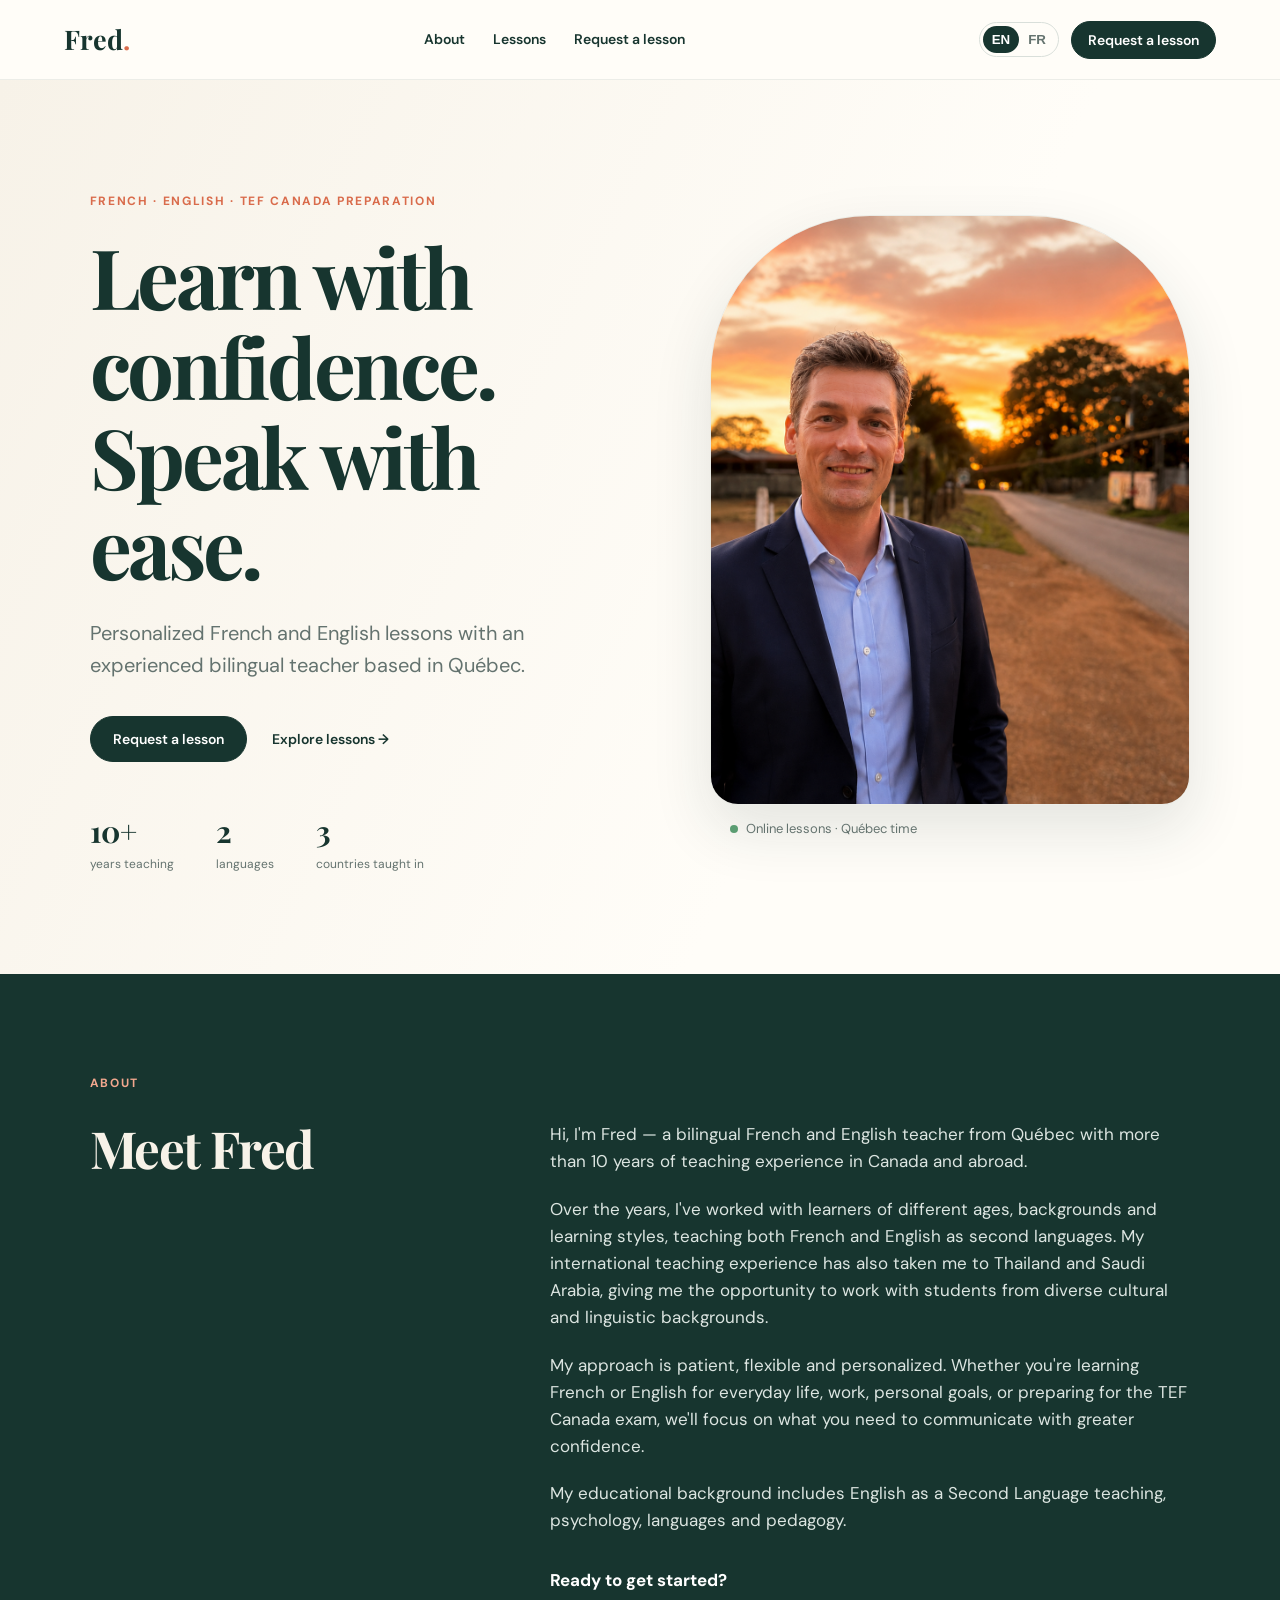
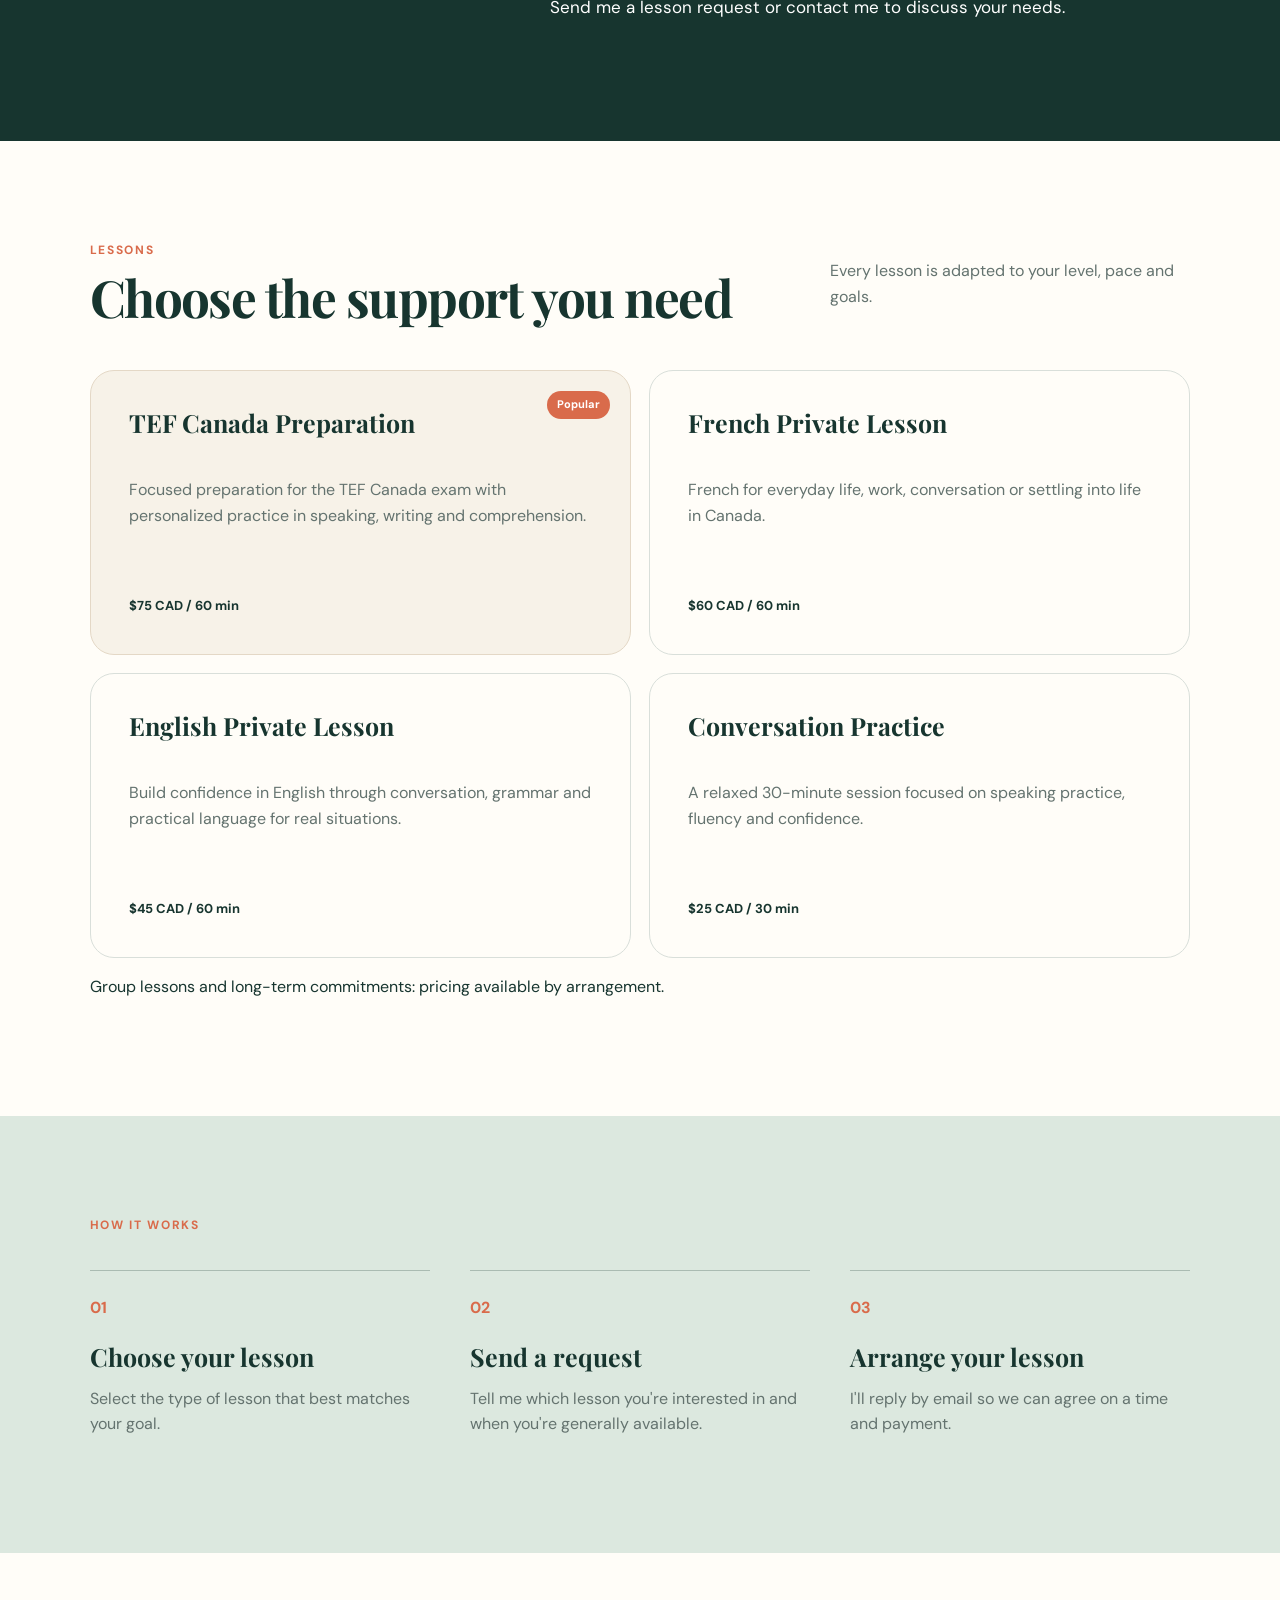
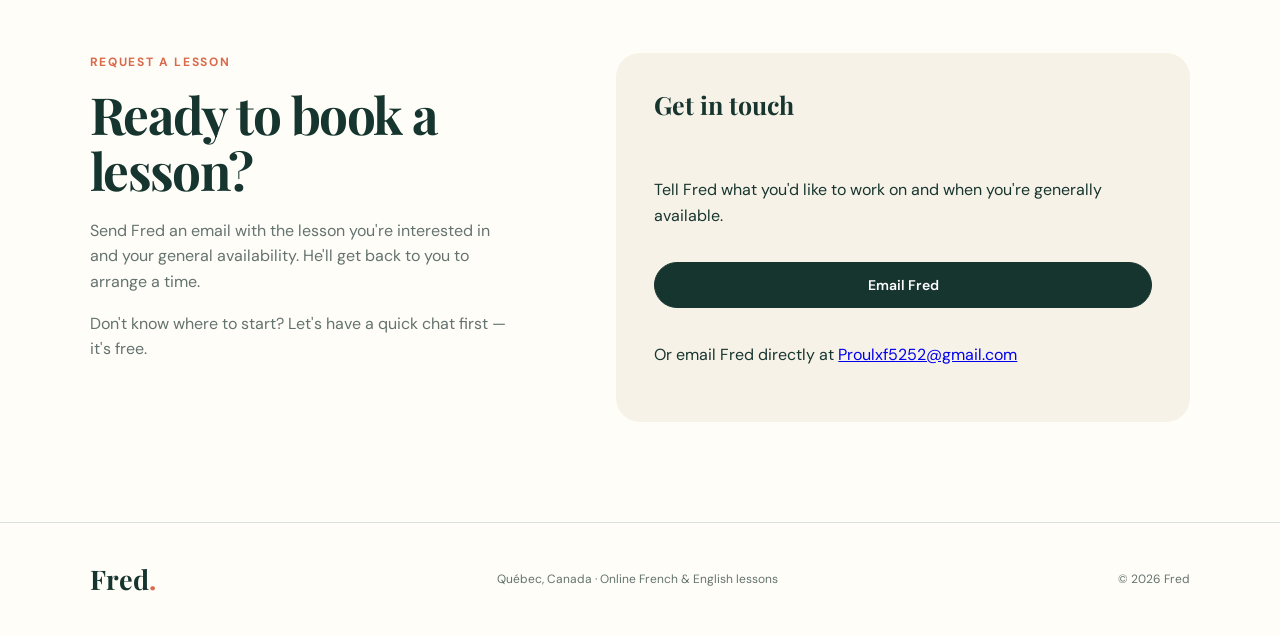
<file: index.html>
<!doctype html>
<html lang="en">
<head>
  <meta charset="utf-8" />
  <meta name="viewport" content="width=device-width, initial-scale=1" />
  <meta name="description" content="Personalized French and English lessons in Québec, including TEF Canada preparation." />
  <title>Fred | French & English Lessons</title>
  <link rel="preconnect" href="https://fonts.googleapis.com"><link rel="preconnect" href="https://fonts.gstatic.com" crossorigin><link href="https://fonts.googleapis.com/css2?family=DM+Sans:wght@400;500;600;700&family=Playfair+Display:wght@600;700&display=swap" rel="stylesheet"><link rel="stylesheet" href="styles.css" />
</head><body>
<header class="site-header"><a class="brand" href="#top">Fred<span>.</span></a><nav class="nav" aria-label="Primary navigation"><a href="#about" data-en="About" data-fr="À propos">About</a><a href="#lessons" data-en="Lessons" data-fr="Cours">Lessons</a><a href="#booking" data-en="Request a lesson" data-fr="Demander un cours">Request a lesson</a></nav><div class="header-actions"><div class="lang-switch"><button class="lang-btn active" data-lang="en">EN</button><button class="lang-btn" data-lang="fr">FR</button></div><a class="btn btn-small" href="#booking" data-en="Request a lesson" data-fr="Demander un cours">Request a lesson</a></div></header>
<main id="top">
<section class="hero section-pad"><div class="hero-copy"><p class="eyebrow editable" data-edit-key="hero-eyebrow" data-en="French · English · TEF Canada Preparation" data-fr="Français · Anglais · Préparation au TEF Canada">French · English · TEF Canada Preparation</p><h1 class="editable" data-edit-key="hero-title" data-en="Learn with confidence. Speak with ease." data-fr="Apprenez avec confiance. Parlez avec aisance.">Learn with confidence. Speak with ease.</h1><p class="hero-text editable" data-edit-key="hero-text" data-en="Personalized French and English lessons with an experienced bilingual teacher based in Québec." data-fr="Des cours personnalisés de français et d'anglais avec un enseignant bilingue expérimenté basé au Québec.">Personalized French and English lessons with an experienced bilingual teacher based in Québec.</p><div class="hero-buttons"><a class="btn" href="#booking" data-en="Request a lesson" data-fr="Demander un cours">Request a lesson</a><a class="text-link" href="#lessons" data-en="Explore lessons →" data-fr="Découvrir les cours →">Explore lessons →</a></div><div class="trust-row"><div><strong>10+</strong><span data-en="years teaching" data-fr="ans d'enseignement">years teaching</span></div><div><strong>2</strong><span data-en="languages" data-fr="langues">languages</span></div><div><strong>3</strong><span data-en="countries taught in" data-fr="pays d'enseignement">countries taught in</span></div></div></div><div class="hero-card"><img class="fred-photo" src="ChatGPT%20Image%20Aug%2019%2C%202026%2C%2003_38_08%20PM.png" alt="Fred" /><div class="hero-card-note"><span class="dot"></span><span data-en="Online lessons · Québec time" data-fr="Cours en ligne · Heure du Québec">Online lessons · Québec time</span></div></div></section>
<section id="about" class="about section-pad"><div class="section-label" data-en="About" data-fr="À propos">About</div><div class="about-grid"><h2 class="editable" data-edit-key="about-title" data-en="Meet Fred" data-fr="À propos de Fred">Meet Fred</h2><div class="about-copy"><p class="editable" data-edit-key="about-1" data-en="Hi, I'm Fred — a bilingual French and English teacher from Québec with more than 10 years of teaching experience in Canada and abroad." data-fr="Bonjour, je m'appelle Fred. Je suis enseignant bilingue de français et d'anglais originaire du Québec et je possède plus de 10 ans d'expérience en enseignement au Canada et à l'étranger.">Hi, I'm Fred — a bilingual French and English teacher from Québec with more than 10 years of teaching experience in Canada and abroad.</p><p class="editable" data-edit-key="about-2" data-en="Over the years, I've worked with learners of different ages, backgrounds and learning styles, teaching both French and English as second languages. My international teaching experience has also taken me to Thailand and Saudi Arabia, giving me the opportunity to work with students from diverse cultural and linguistic backgrounds." data-fr="Au fil des années, j'ai accompagné des apprenants d'âges, de profils et de styles d'apprentissage variés, notamment en français et en anglais langues secondes. Mon parcours m'a également amené à enseigner en Thaïlande et en Arabie saoudite, auprès d'élèves issus de différents contextes culturels et linguistiques.">Over the years, I've worked with learners of different ages, backgrounds and learning styles, teaching both French and English as second languages. My international teaching experience has also taken me to Thailand and Saudi Arabia, giving me the opportunity to work with students from diverse cultural and linguistic backgrounds.</p><p class="editable" data-edit-key="about-3" data-en="My approach is patient, flexible and personalized. Whether you're learning French or English for everyday life, work, personal goals, or preparing for the TEF Canada exam, we'll focus on what you need to communicate with greater confidence." data-fr="Mon approche est patiente, flexible et personnalisée. Que vous souhaitiez améliorer votre français ou votre anglais pour la vie quotidienne, le travail ou un objectif personnel, ou encore vous préparer au TEF Canada, nous travaillerons ensemble en fonction de vos besoins afin de vous aider à communiquer avec plus d'aisance et de confiance.">My approach is patient, flexible and personalized. Whether you're learning French or English for everyday life, work, personal goals, or preparing for the TEF Canada exam, we'll focus on what you need to communicate with greater confidence.</p><p class="editable" data-edit-key="about-4" data-en="My educational background includes English as a Second Language teaching, psychology, languages and pedagogy." data-fr="Ma formation touche notamment l'enseignement de l'anglais langue seconde, la psychologie, les langues et la pédagogie.">My educational background includes English as a Second Language teaching, psychology, languages and pedagogy.</p><p class="about-cta"><strong data-en="Ready to get started?" data-fr="Prêt à commencer ?">Ready to get started?</strong><br><span data-en="Send me a lesson request or contact me to discuss your needs." data-fr="Envoyez-moi une demande de cours ou contactez-moi pour discuter de vos besoins.">Send me a lesson request or contact me to discuss your needs.</span></p></div></div></section>
<section id="lessons" class="lessons section-pad"><div class="section-heading"><div><div class="section-label" data-en="Lessons" data-fr="Cours">Lessons</div><h2 data-en="Choose the support you need" data-fr="Choisissez l'accompagnement dont vous avez besoin">Choose the support you need</h2></div><p data-en="Every lesson is adapted to your level, pace and goals." data-fr="Chaque cours est adapté à votre niveau, à votre rythme et à vos objectifs.">Every lesson is adapted to your level, pace and goals.</p></div><div class="cards"><article class="lesson-card featured"><div class="card-tag" data-en="Popular" data-fr="Populaire">Popular</div><h3 class="editable" data-edit-key="tef-title" data-en="TEF Canada Preparation" data-fr="Préparation au TEF Canada">TEF Canada Preparation</h3><p class="editable" data-edit-key="tef-text" data-en="Focused preparation for the TEF Canada exam with personalized practice in speaking, writing and comprehension." data-fr="Une préparation ciblée au TEF Canada avec des exercices personnalisés en expression orale, écrite et en compréhension.">Focused preparation for the TEF Canada exam with personalized practice in speaking, writing and comprehension.</p><span class="price editable" data-edit-key="tef-price" data-en="$75 CAD / 60 min" data-fr="75 $ CAD / 60 min">$75 CAD / 60 min</span></article><article class="lesson-card"><h3 class="editable" data-edit-key="fr-title" data-en="French Private Lesson" data-fr="Cours privé de français">French Private Lesson</h3><p class="editable" data-edit-key="fr-text" data-en="French for everyday life, work, conversation or settling into life in Canada." data-fr="Le français pour la vie quotidienne, le travail, la conversation ou votre installation au Canada.">French for everyday life, work, conversation or settling into life in Canada.</p><span class="price editable" data-edit-key="fr-price" data-en="$60 CAD / 60 min" data-fr="60 $ CAD / 60 min">$60 CAD / 60 min</span></article><article class="lesson-card"><h3 class="editable" data-edit-key="en-title" data-en="English Private Lesson" data-fr="Cours privé d'anglais">English Private Lesson</h3><p class="editable" data-edit-key="en-text" data-en="Build confidence in English through conversation, grammar and practical language for real situations." data-fr="Développez votre confiance en anglais grâce à la conversation, à la grammaire et à une langue pratique adaptée aux situations réelles.">Build confidence in English through conversation, grammar and practical language for real situations.</p><span class="price editable" data-edit-key="en-price" data-en="$45 CAD / 60 min" data-fr="45 $ CAD / 60 min">$45 CAD / 60 min</span></article><article class="lesson-card"><h3 class="editable" data-edit-key="conversation-title" data-en="Conversation Practice" data-fr="Pratique de conversation">Conversation Practice</h3><p class="editable" data-edit-key="conversation-text" data-en="A relaxed 30-minute session focused on speaking practice, fluency and confidence." data-fr="Une séance détendue de 30 minutes axée sur la pratique orale, la fluidité et la confiance.">A relaxed 30-minute session focused on speaking practice, fluency and confidence.</p><span class="price editable" data-edit-key="conversation-price" data-en="$25 CAD / 30 min" data-fr="25 $ CAD / 30 min">$25 CAD / 30 min</span></article></div><p class="editable" data-edit-key="custom-pricing" data-en="Group lessons and long-term commitments: pricing available by arrangement." data-fr="Cours en groupe et engagements à long terme : tarif sur demande.">Group lessons and long-term commitments: pricing available by arrangement.</p></section>
<section class="process section-pad"><div class="section-label" data-en="How it works" data-fr="Comment ça fonctionne">How it works</div><div class="steps"><div><span>01</span><h3 data-en="Choose your lesson" data-fr="Choisissez votre cours">Choose your lesson</h3><p data-en="Select the type of lesson that best matches your goal." data-fr="Sélectionnez le type de cours qui correspond le mieux à votre objectif.">Select the type of lesson that best matches your goal.</p></div><div><span>02</span><h3 data-en="Send a request" data-fr="Envoyez une demande">Send a request</h3><p data-en="Tell me which lesson you're interested in and when you're generally available." data-fr="Indiquez-moi le cours qui vous intéresse et vos disponibilités générales.">Tell me which lesson you're interested in and when you're generally available.</p></div><div><span>03</span><h3 data-en="Arrange your lesson" data-fr="Organisez votre cours">Arrange your lesson</h3><p data-en="I'll reply by email so we can agree on a time and payment." data-fr="Je vous répondrai par courriel afin de convenir ensemble de l'heure et du paiement.">I'll reply by email so we can agree on a time and payment.</p></div></div></section>
<section id="booking" class="booking section-pad"><div class="booking-copy"><div class="section-label" data-en="Request a lesson" data-fr="Demander un cours">Request a lesson</div><h2 data-en="Ready to book a lesson?" data-fr="Prêt à réserver un cours ?">Ready to book a lesson?</h2><p data-en="Send Fred an email with the lesson you're interested in and your general availability. He'll get back to you to arrange a time." data-fr="Envoyez un courriel à Fred en indiquant le cours qui vous intéresse et vos disponibilités générales. Il vous répondra afin de convenir d'un moment.">Send Fred an email with the lesson you're interested in and your general availability. He'll get back to you to arrange a time.</p><p class="editable" data-edit-key="free-chat" data-en="Don't know where to start? Let's have a quick chat first — it's free." data-fr="Vous ne savez pas par où commencer ? Échangeons quelques minutes — c'est gratuit.">Don't know where to start? Let's have a quick chat first — it's free.</p></div><div class="booking-form"><h3 data-en="Get in touch" data-fr="Contactez Fred">Get in touch</h3><p data-en="Tell Fred what you'd like to work on and when you're generally available." data-fr="Indiquez à Fred ce que vous souhaitez travailler et vos disponibilités générales.">Tell Fred what you'd like to work on and when you're generally available.</p><a class="btn" href="mailto:Proulxf5252@gmail.com?subject=Lesson%20request" data-en="Email Fred" data-fr="Écrire à Fred">Email Fred</a><p><span data-en="Or email Fred directly at " data-fr="Ou écrivez directement à Fred à ">Or email Fred directly at </span><a href="mailto:Proulxf5252@gmail.com">Proulxf5252@gmail.com</a></p></div></section>
</main><footer><a class="brand" href="#top">Fred<span>.</span></a><p>Québec, Canada · <span data-en="Online French & English lessons" data-fr="Cours de français et d'anglais en ligne">Online French & English lessons</span></p><p>© <span id="year"></span> Fred</p></footer><script src="script.js"></script></body></html>
</file>
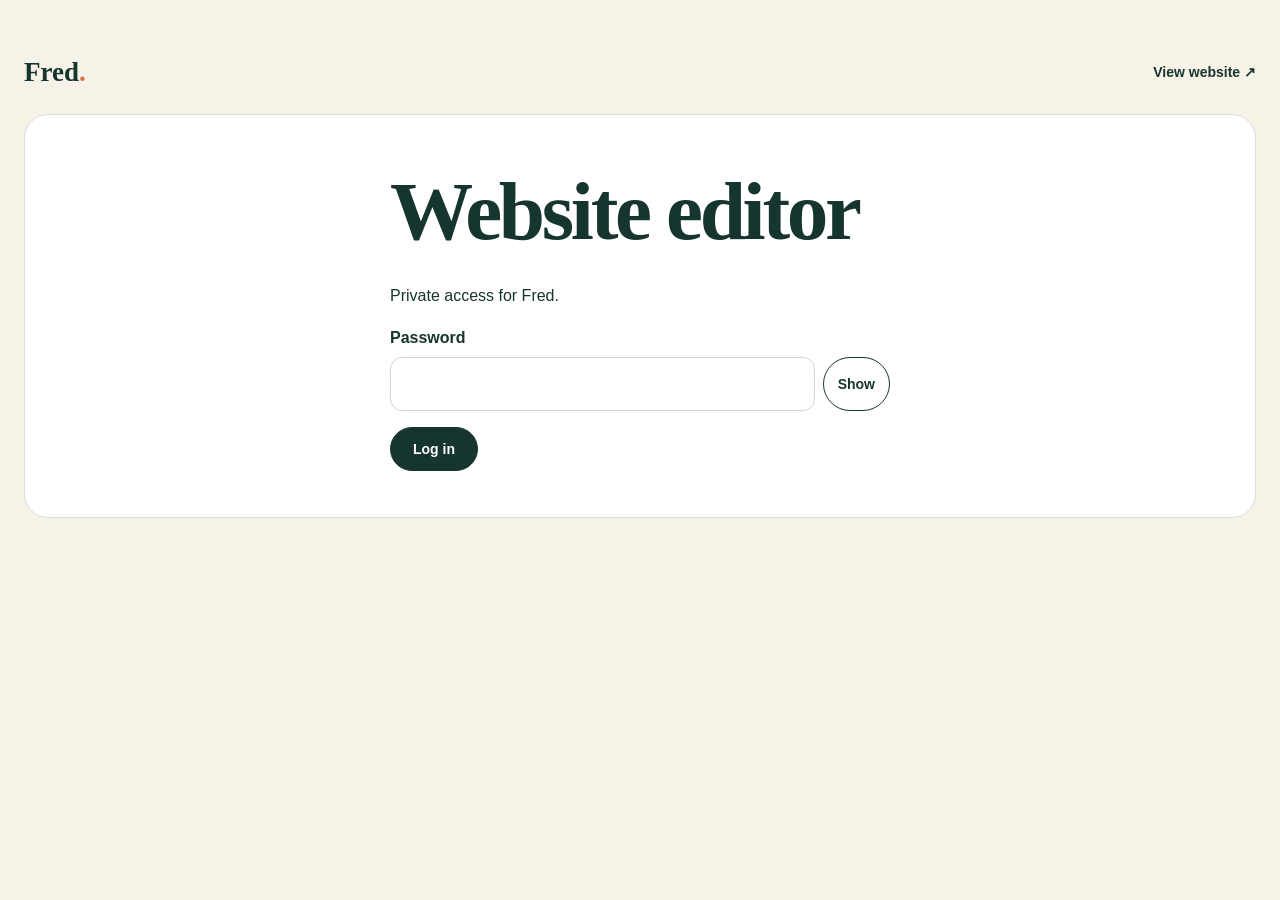
<file: admin/index.html>
<!doctype html><html lang="en"><head><meta charset="utf-8"><meta name="viewport" content="width=device-width,initial-scale=1"><title>Fred | Admin</title><link rel="stylesheet" href="/styles.css"><style>
body{background:#f7f2e8}.admin{max-width:1280px;margin:3vh auto;padding:24px}.panel{background:#fff;padding:32px;border-radius:24px;border:1px solid #d9dfda}.hidden{display:none}.topbar{display:flex;justify-content:space-between;align-items:center;margin-bottom:20px}.loginbox{max-width:500px;margin:auto}.admin label{display:grid;gap:7px;font-weight:700}.admin input,.admin textarea{padding:13px;border:1px solid #cfd8d2;border-radius:12px;font:inherit;width:100%;box-sizing:border-box}.admin textarea{min-height:110px;resize:vertical}.tabs{display:flex;gap:8px;flex-wrap:wrap;margin:22px 0}.tab{border:1px solid #cfd8d2;background:#fff;border-radius:999px;padding:9px 15px;cursor:pointer;font:inherit;font-weight:700}.tab.active{background:#17352f;color:#fff}.workspace{display:grid;grid-template-columns:minmax(0,1fr) minmax(380px,.9fr);gap:24px;align-items:start}.edit-section{display:none}.edit-section.active{display:block}.field-card{background:#faf8f3;border:1px solid #e4e7e4;border-radius:18px;padding:18px;margin:0 0 14px}.field-card h3{margin:0 0 12px}.field-pair{display:grid;grid-template-columns:1fr 1fr;gap:12px}.lang{font-size:12px;text-transform:uppercase;letter-spacing:.08em;opacity:.65}.preview-wrap{position:sticky;top:18px;border:1px solid #d9dfda;border-radius:20px;overflow:hidden;background:#fff}.preview-head{padding:12px 14px;background:#faf8f3;display:flex;justify-content:space-between;align-items:center}.preview-lang{display:flex;gap:6px}.preview-lang button{border:1px solid #cfd8d2;background:#fff;border-radius:999px;padding:6px 10px;cursor:pointer}.preview-lang button.active{background:#17352f;color:#fff}.preview-frame{width:100%;height:650px;border:0;display:block}.savebar{position:sticky;bottom:10px;background:rgba(255,255,255,.96);border:1px solid #d9dfda;border-radius:18px;padding:12px 14px;margin-top:16px;display:flex;align-items:center;justify-content:space-between;gap:12px;box-shadow:0 8px 25px rgba(0,0,0,.08);z-index:3}.hint{font-size:14px;opacity:.7;margin:0}.status{margin:14px 0;font-weight:700}.dirty{font-size:13px;color:#7a5b16}@media(max-width:900px){.workspace{grid-template-columns:1fr}.preview-wrap{position:relative;top:auto;order:-1}.preview-frame{height:480px}}@media(max-width:650px){.admin{padding:12px}.panel{padding:18px}.field-pair{grid-template-columns:1fr}.preview-frame{height:390px}.savebar{flex-direction:column;align-items:stretch}.savebar .btn{width:100%}}</style></head><body><main class="admin"><div class="topbar"><a class="brand" href="/">Fred<span>.</span></a><a class="text-link" href="/" target="_blank">View website ↗</a></div><div class="panel"><section id="login" class="loginbox"><h1>Website editor</h1><p>Private access for Fred.</p><form id="login-form"><label>Password<div style="display:flex;gap:8px"><input id="password" type="password" required autocomplete="current-password" style="flex:1"><button id="show-password" type="button" class="btn btn-outline" style="padding:10px 14px">Show</button></div></label><button class="btn" style="margin-top:16px">Log in</button></form></section><section id="editor" class="hidden"><h1>Edit website</h1><p>Choose a section, edit English or French, and check the preview before publishing.</p><div class="tabs" id="tabs"></div><form id="content-form"><div class="workspace"><div id="fields"></div><aside class="preview-wrap"><div class="preview-head"><strong>Preview</strong><div class="preview-lang"><button type="button" id="preview-en" class="active">EN</button><button type="button" id="preview-fr">FR</button></div></div><iframe id="preview-frame" class="preview-frame" src="/" title="Website preview"></iframe></aside></div><div class="savebar"><div><strong id="save-title">No unpublished changes</strong><p class="hint">Nothing goes live until you publish.</p></div><button class="btn" id="publish-btn" type="submit">Save & Publish</button></div></form></section><p id="status" class="status"></p></div></main><script>document.getElementById("show-password").addEventListener("click",function(){const p=document.getElementById("password"),show=p.type==="password";p.type=show?"text":"password";this.textContent=show?"Hide":"Show"});</script><script src="/admin/admin.js"></script></body></html>
</file>
<file: styles.css>
:root{--ink:#17352f;--cream:#f7f2e8;--paper:#fffdf8;--sage:#dce8df;--accent:#d96b4b;--muted:#64736f;--line:#d9dfda;--white:#fff;--radius:24px}*{box-sizing:border-box}html{scroll-behavior:smooth}body{margin:0;background:var(--paper);color:var(--ink);font-family:'DM Sans',sans-serif;line-height:1.6}.site-header{position:sticky;top:0;z-index:10;display:flex;align-items:center;justify-content:space-between;padding:18px clamp(24px,5vw,80px);background:rgba(255,253,248,.94);backdrop-filter:blur(12px);border-bottom:1px solid rgba(23,53,47,.08)}.brand{font-family:'Playfair Display',serif;font-size:27px;font-weight:700;text-decoration:none;color:var(--ink)}.brand span{color:var(--accent)}.nav{display:flex;gap:28px}.nav a,.text-link{color:var(--ink);text-decoration:none;font-weight:600;font-size:14px}.nav a:hover,.text-link:hover{color:var(--accent)}.header-actions{display:flex;align-items:center;gap:12px}.lang-switch{display:flex;border:1px solid var(--line);border-radius:999px;padding:3px}.lang-btn{border:0;background:transparent;padding:6px 9px;border-radius:999px;font-weight:700;color:var(--muted);cursor:pointer}.lang-btn.active{background:var(--ink);color:#fff}.edit-toggle{border:1px solid var(--line);background:#fff;border-radius:999px;padding:8px 12px;font:700 12px 'DM Sans',sans-serif;color:var(--ink);cursor:pointer}.edit-toggle.active{background:#fff0e9;border-color:var(--accent);color:#9f4229}.edit-bar{position:sticky;top:76px;z-index:9;padding:10px clamp(24px,5vw,80px);background:#fff0e9;border-bottom:1px solid #f0c8ba;font-size:12px;display:flex;justify-content:space-between;align-items:center;gap:20px}.edit-bar[hidden]{display:none}.edit-bar button{border:0;background:transparent;text-decoration:underline;font:700 12px 'DM Sans',sans-serif;cursor:pointer;color:var(--ink)}body.editing .editable{position:relative;outline:1px dashed rgba(217,107,75,.7);outline-offset:5px;cursor:text;border-radius:3px}body.editing .editable:hover{background:rgba(217,107,75,.08)}body.editing .editable:focus{outline:2px solid var(--accent);background:#fffdf8;color:var(--ink)}.btn{display:inline-flex;align-items:center;justify-content:center;border:1px solid var(--ink);border-radius:999px;background:var(--ink);color:#fff;text-decoration:none;padding:13px 22px;font:600 14px 'DM Sans',sans-serif;cursor:pointer;transition:.2s}.btn:hover{transform:translateY(-2px);box-shadow:0 8px 20px rgba(23,53,47,.13)}.btn-small{padding:9px 16px}.btn-outline{background:transparent;color:var(--ink)}.section-pad{padding:100px clamp(24px,7vw,120px)}.hero{min-height:82vh;display:grid;grid-template-columns:1.05fr .95fr;gap:7vw;align-items:center;background:linear-gradient(115deg,var(--cream),#fffdf8 65%)}.eyebrow,.section-label{text-transform:uppercase;letter-spacing:.14em;font-size:12px;font-weight:700;color:var(--accent)}h1,h2,h3{font-family:'Playfair Display',serif;line-height:1.08;margin-top:0}h1{font-size:clamp(48px,6.5vw,92px);letter-spacing:-.04em;margin:20px 0 26px}h2{font-size:clamp(36px,4vw,58px);letter-spacing:-.03em}h3{font-size:25px}.hero-text{max-width:650px;font-size:20px;color:var(--muted)}.hero-buttons{display:flex;align-items:center;gap:25px;margin:35px 0 45px}.trust-row{display:flex;gap:42px}.trust-row div{display:flex;flex-direction:column}.trust-row strong{font-family:'Playfair Display',serif;font-size:30px}.trust-row span{font-size:12px;color:var(--muted)}.hero-card{max-width:560px;width:100%;justify-self:end}.fred-photo{display:block;width:100%;height:590px;object-fit:cover;object-position:42% center;border-radius:160px 160px 28px 28px;border:1px solid rgba(23,53,47,.08);box-shadow:0 24px 60px rgba(23,53,47,.12)}.hero-card-note{margin:14px 20px 0;display:flex;align-items:center;gap:8px;color:var(--muted);font-size:13px}.dot{width:8px;height:8px;border-radius:50%;background:#5b9d72}.about{background:var(--ink);color:#f7f2e8}.about .section-label{color:#f2a78e}.about-grid{display:grid;grid-template-columns:.7fr 1.3fr;gap:9vw;margin-top:28px}.about-copy{max-width:760px;font-size:17px;color:#dce5e1}.about-copy p{margin:0 0 20px}.about-cta{padding-top:12px;color:#fff}.section-heading{display:flex;justify-content:space-between;align-items:end;gap:40px;margin-bottom:45px}.section-heading h2{margin:10px 0 0}.section-heading>p{max-width:360px;color:var(--muted)}.cards{display:grid;grid-template-columns:repeat(2,1fr);gap:18px}.lesson-card{position:relative;min-height:285px;padding:38px;border:1px solid var(--line);border-radius:var(--radius);display:flex;flex-direction:column}.lesson-card.featured{background:var(--cream);border-color:#e4d8c6}.lesson-card p{color:var(--muted);max-width:540px}.price{margin-top:auto;font-weight:700;font-size:13px}.card-tag{position:absolute;top:20px;right:20px;background:var(--accent);color:#fff;border-radius:999px;padding:5px 10px;font-size:11px;font-weight:700}.process{background:var(--sage)}.steps{display:grid;grid-template-columns:repeat(3,1fr);gap:40px;margin-top:35px}.steps>div{border-top:1px solid rgba(23,53,47,.25);padding-top:24px}.steps span{color:var(--accent);font-weight:700}.steps h3{margin:22px 0 12px}.steps p{color:var(--muted)}.booking{display:grid;grid-template-columns:.85fr 1.15fr;gap:8vw;align-items:start}.booking-copy{position:sticky;top:120px}.booking-copy h2{margin:15px 0 20px}.booking-copy>p{color:var(--muted);max-width:470px}.payment-badges{display:flex;gap:8px;margin-top:25px;flex-wrap:wrap}.payment-badges span{border:1px solid var(--line);padding:7px 12px;border-radius:999px;font-size:12px;font-weight:700}.booking-form{background:var(--cream);padding:38px;border-radius:var(--radius);display:grid;gap:18px}.booking-form label{display:grid;gap:7px;font-size:13px;font-weight:700}.booking-form input,.booking-form select,.booking-form textarea{width:100%;border:1px solid #cfd8d2;border-radius:12px;background:#fff;padding:13px 14px;font:inherit;color:var(--ink);outline:none}.booking-form input:focus,.booking-form select:focus,.booking-form textarea:focus{border-color:var(--ink)}.form-row{display:grid;grid-template-columns:1fr 1fr;gap:15px}.form-note{margin:0;color:var(--muted);font-size:12px}.contact{background:var(--accent);color:#fff;display:grid;grid-template-columns:1fr 1fr;gap:8vw}.contact .section-label{color:#fff}.contact h2{max-width:650px;margin-top:15px}.contact>div:last-child{align-self:end;max-width:500px}.contact .btn-outline{border-color:#fff;color:#fff;margin-top:20px}footer{padding:35px clamp(24px,7vw,120px);display:flex;align-items:center;justify-content:space-between;gap:20px;border-top:1px solid var(--line);font-size:12px;color:var(--muted)}@media(max-width:900px){.nav{display:none}.header-actions .btn{display:none}.hero,.about-grid,.booking,.contact{grid-template-columns:1fr}.hero{padding-top:65px}.hero-card{justify-self:stretch;max-width:none}.fred-photo{height:500px;border-radius:100px 100px 24px 24px;object-position:center}.about-grid{gap:25px}.cards{grid-template-columns:1fr}.steps{grid-template-columns:1fr}.booking-copy{position:static}.section-heading{display:block}.trust-row{gap:25px}.section-pad{padding-top:75px;padding-bottom:75px}}@media(max-width:560px){.site-header{padding:14px 20px}.edit-toggle span{display:none}.edit-bar{top:65px;align-items:flex-start}.section-pad{padding-left:20px;padding-right:20px}h1{font-size:48px}.hero-buttons{align-items:flex-start;flex-direction:column}.trust-row{justify-content:space-between;gap:10px}.lesson-card,.booking-form{padding:26px}.form-row{grid-template-columns:1fr}footer{align-items:flex-start;flex-direction:column}.fred-photo{height:420px}}
</file>
